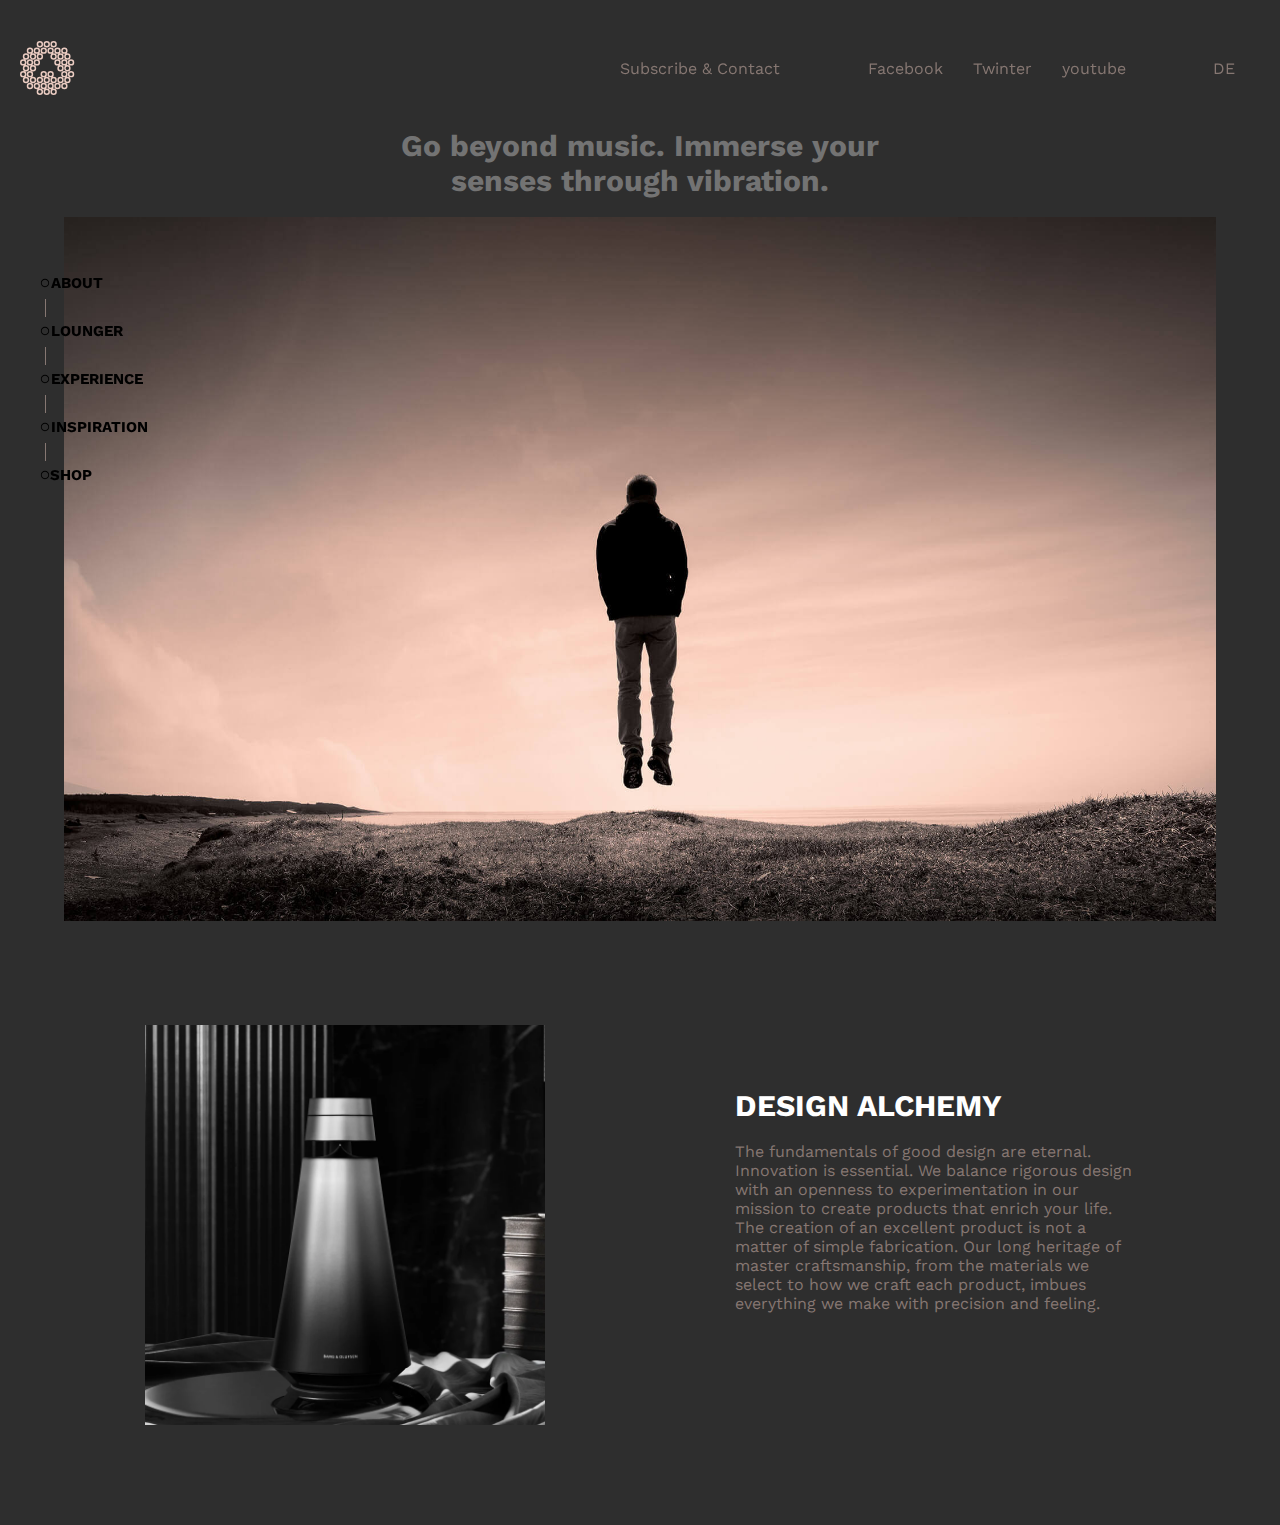
<file: index.html>
<!DOCTYPE html>
<html lang="en">

<head>
    <meta charset="UTF-8">
    <meta http-equiv="X-UA-Compatible" content="IE=edge">
    <meta name="viewport" content="width=device-width, initial-scale=1.0">
    <link rel="preconnect" href="https://fonts.gstatic.com">
<link href="https://fonts.googleapis.com/css2?family=Work+Sans:wght@100&display=swap" rel="stylesheet">
    <link rel="stylesheet" href="assets/css/style.css">
    <title>Document</title>
</head>

<body>

    <!--navigation--vertikal-->
    <nav class="navbar2">
        <ul class="nav-vertikal">
            <li><img src="assets/img/radio_butto.svg" alt=""><a href="index.html">ABOUT</a></li>
            <li><img src="assets/img/radio_butto.svg" alt=""><a href="lounger.html">LOUNGER</a></li>
            <li><img src="assets/img/radio_butto.svg" alt=""><a href="experience.html">EXPERIENCE</a></li>
            <li><img src="assets/img/radio_butto.svg" alt=""><a href="inspiration.html">INSPIRATION</a></li>
            <li class="last"><img src="assets/img/radio_butto.svg" alt=""><a href="SHOP.html">SHOP</a></li>
    
        </ul>
    
    </nav>

    <!--footerbereich nach oben-->

    <footer class="navbar">
        <a href="#" class="ilogo">
            <img src="assets/img/logo.svg" alt="logo">
        </a>

        <ul class="navbar-links">
            <li class="nav-item"><a href="#">Subscribe & Contact</a></li>
                <ul class="nav-2links">
                    <li class="nav-item"><a href="#">Facebook</a></li>
                    <li class="nav-item"><a href="#">Twinter</a></li>
                    <li class="nav-item"><a href="#">youtube</a></li>
                </ul>
            <li class="nav-item"><a href="#">DE</a></li>
        </ul>
    </footer>

    <!--sectionbereich-->
    
    <div class="imgsection">
        <p class="ptag">Go beyond music. Immerse your<br> senses through vibration.</p><br>
        <img src="assets/img/section-about-1.jpg" alt="about-1">
    </div>

    <section class="firstsection">
        <div class="imgtext"><img src="assets/img/BS1_NYC_Home.webp" alt="BS1_NYC_Home"></div>
        <div class="text">
            <h3>DESIGN ALCHEMY</h3><br>
            <p>The fundamentals of good design are eternal. Innovation is essential. We balance rigorous design with an
                openness to experimentation in our mission to create products that enrich your life. The creation of an
                excellent product is not a matter of simple fabrication. Our long heritage of master craftsmanship, from
                the materials we select to how we craft each product, imbues everything we make with precision and
                feeling.</p>
        </div>
    </section>



</body>

</html>
</file>
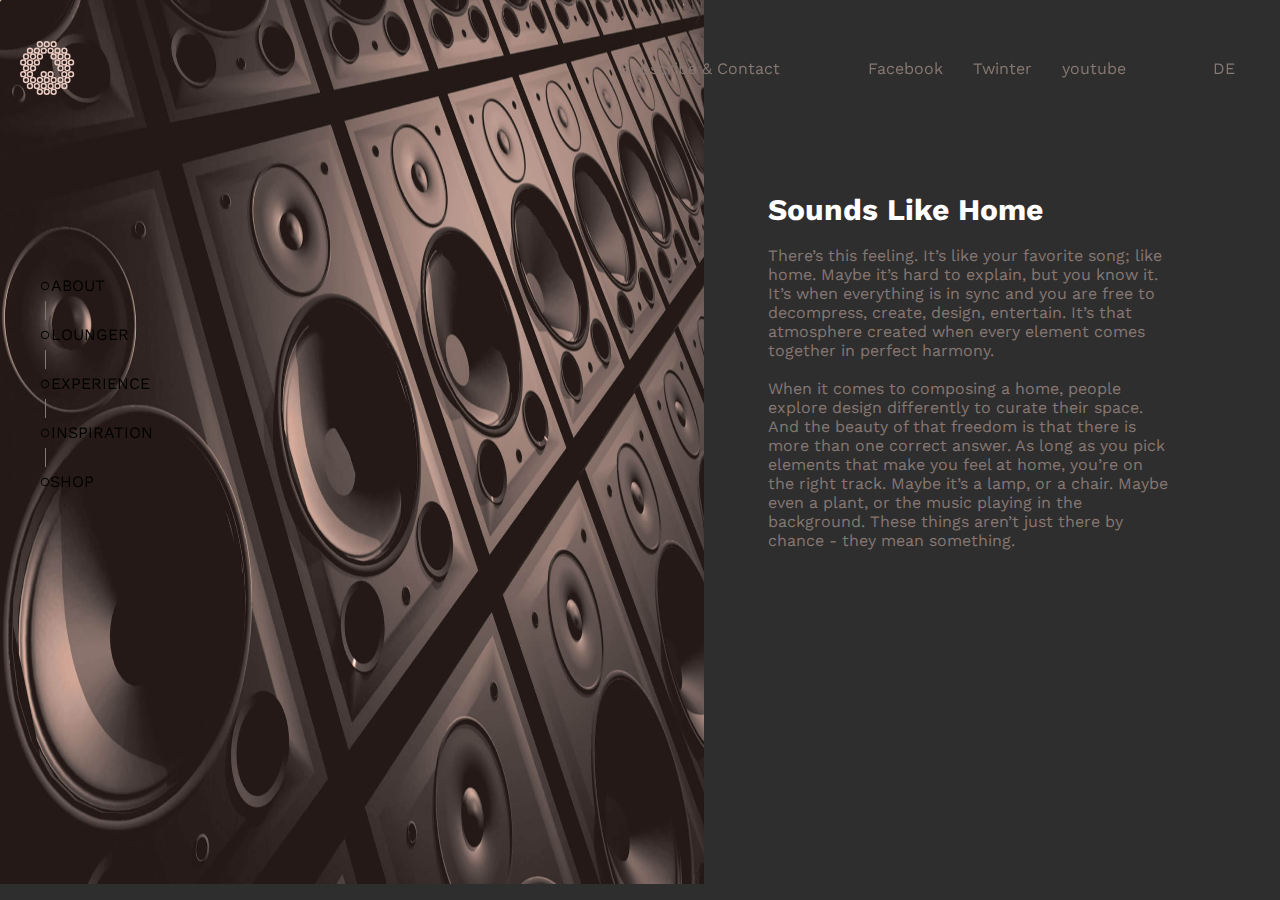
<file: experience.html>
<!DOCTYPE html>
<html lang="en">

<head>
    <meta charset="UTF-8">
    <meta http-equiv="X-UA-Compatible" content="IE=edge">
    <meta name="viewport" content="width=device-width, initial-scale=1.0">
    <link rel="stylesheet" href="assets/css/experience.css">
    <link rel="preconnect" href="https://fonts.gstatic.com">
<link href="https://fonts.googleapis.com/css2?family=Work+Sans:wght@100&display=swap" rel="stylesheet">
    <title>Document</title>
</head>

<body>
   <!--navi-vertikal-->
   <nav class="navbar2">
    <ul class="nav-vertikal">
        <li><img src="assets/img/radio_butto.svg" alt=""><a href="index.html">ABOUT</a></li>
        <li><img src="assets/img/radio_butto.svg" alt=""><a href="lounger.html">LOUNGER</a></li>
        <li><img src="assets/img/radio_butto.svg" alt=""><a href="experience.html">EXPERIENCE</a></li>
        <li><img src="assets/img/radio_butto.svg" alt=""><a href="inspiration.html">INSPIRATION</a></li>
        <li class="last"><img src="assets/img/radio_butto.svg" alt=""><a href="SHOP.html">SHOP</a></li>

    </ul>

</nav>

  <!--footer nach oben-->

    <footer class="navbar">
        <a href="#" class="ilogo">
            <img src="assets/img/logo.svg" alt="logo">
        </a>
        <ul class="navbar-links">
            <li class="nav-item"><a href="#">Subscribe & Contact</a></li>
                <ul class="nav-2links">
                    <li class="nav-item"><a href="#">Facebook</a></li>
                    <li class="nav-item"><a href="#">Twinter</a></li>
                    <li class="nav-item"><a href="#">youtube</a></li>
                </ul>
            <li class="nav-item"><a href="#">DE</a></li>
        </ul>
    </footer>
   <!--section-->
    <section class="sectionbox">
        <h3>Sounds Like Home </h3><br>
        <p>There’s this feeling. It’s like your favorite song; like home. Maybe it’s hard to explain, but you know it.
            It’s when everything is in sync and you are free to decompress, create, design, entertain. It’s that
            atmosphere created when every element comes together in perfect harmony.
        </p><br>
        <p>When it comes to composing a home, people explore design differently to curate their space. And the beauty of
            that freedom is that there is more than one correct answer. As long as you pick elements that make you feel
            at home, you’re on the right track. Maybe it’s a lamp, or a chair. Maybe even a plant, or the music playing
            in the background. These things aren’t just there by chance - they mean something.
        </p>
    </section>





















</body>

</html>
</file>
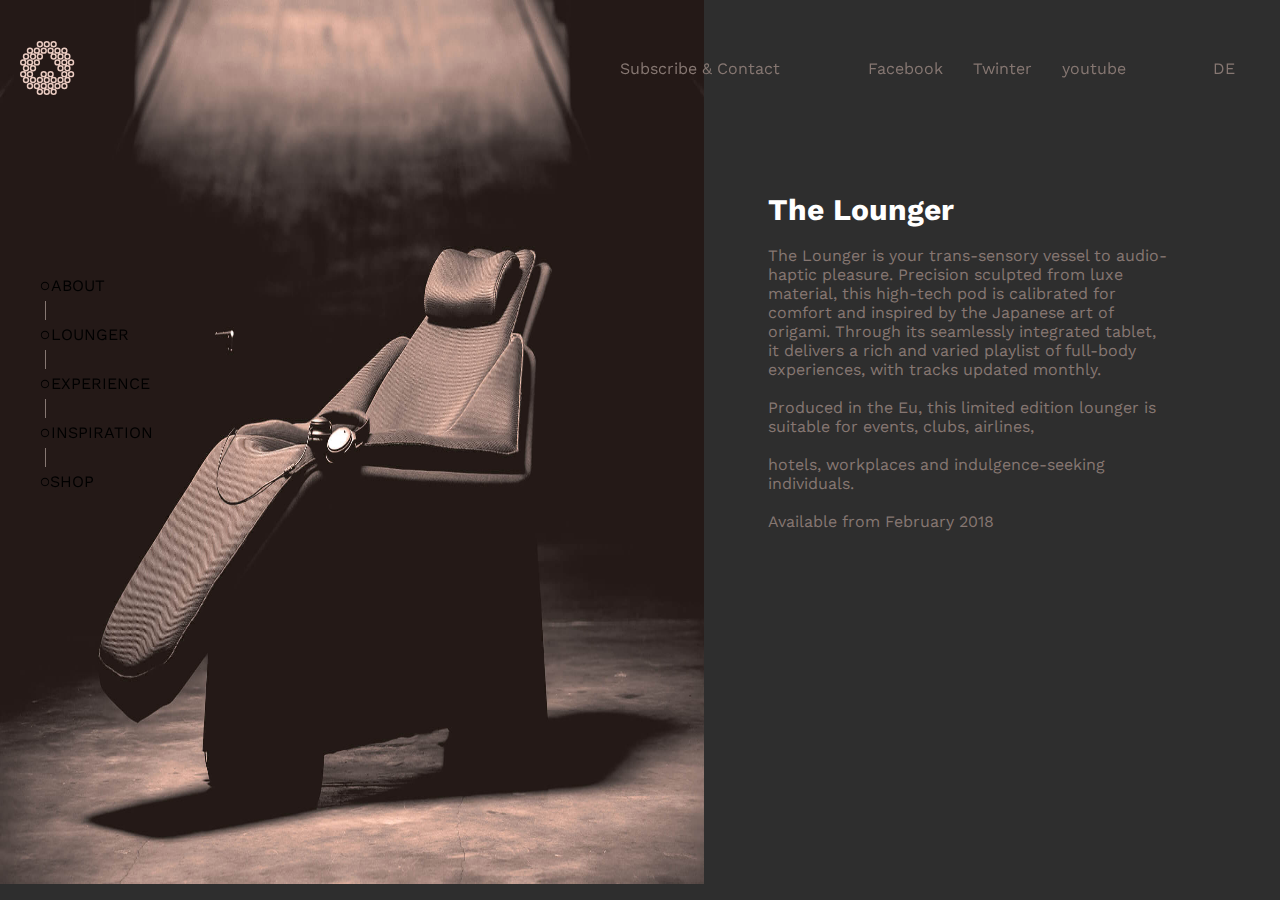
<file: lounger.html>
<!DOCTYPE html>
<html lang="en">

<head>
    <meta charset="UTF-8">
    <meta http-equiv="X-UA-Compatible" content="IE=edge">
    <meta name="viewport" content="width=device-width, initial-scale=1.0">
    <link rel="preconnect" href="https://fonts.gstatic.com">
<link href="https://fonts.googleapis.com/css2?family=Work+Sans:wght@100&display=swap" rel="stylesheet">
    <link rel="stylesheet" href="assets/css/lounger.css">
    <title>Document</title>
</head>

<body>


  <!--navi-vertikal-->

    <nav class="navbar2">
        <ul class="nav-vertikal">
            <li><img src="assets/img/radio_butto.svg" alt=""><a href="index.html">ABOUT</a></li>
            <li><img src="assets/img/radio_butto.svg" alt=""><a href="lounger.html">LOUNGER</a></li>
            <li><img src="assets/img/radio_butto.svg" alt=""><a href="experience.html">EXPERIENCE</a></li>
            <li><img src="assets/img/radio_butto.svg" alt=""><a href="inspiration.html">INSPIRATION</a></li>
            <li class="last"><img src="assets/img/radio_butto.svg" alt=""><a href="SHOP.html">SHOP</a></li>

        </ul>

    </nav>
 <!--footer nach oben-->

    <footer class="navbar">
        <a href="#" class="ilogo">
            <img src="assets/img/logo.svg" alt="logo">
        </a>

        <ul class="navbar-links">
            <li class="nav-item"><a href="#">Subscribe & Contact</a></li>
                <ul class="nav-2links">
                    <li class="nav-item"><a href="#">Facebook</a></li>
                    <li class="nav-item"><a href="#">Twinter</a></li>
                    <li class="nav-item"><a href="#">youtube</a></li>
                </ul>
            <li class="nav-item"><a href="#">DE</a></li>
        </ul>
    </footer>

 <!--sectionbereich-->

    <section class="sectionbox">
        <h3>The Lounger </h3><br>
        <p>The Lounger is your trans-sensory vessel to audio-haptic pleasure. Precision sculpted from luxe material,
            this high-tech pod is calibrated for comfort and inspired by the Japanese art of origami. Through its
            seamlessly integrated tablet, it delivers a rich and varied playlist of full-body experiences, with tracks
            updated monthly.</p><br>
        <p>Produced in the Eu, this limited edition lounger is suitable for events, clubs,
            airlines,</p><br>
        <p>hotels, workplaces and indulgence-seeking individuals.</p><br>
        <p>Available from February 2018</p>
    </section>





















</body>

</html>
</file>
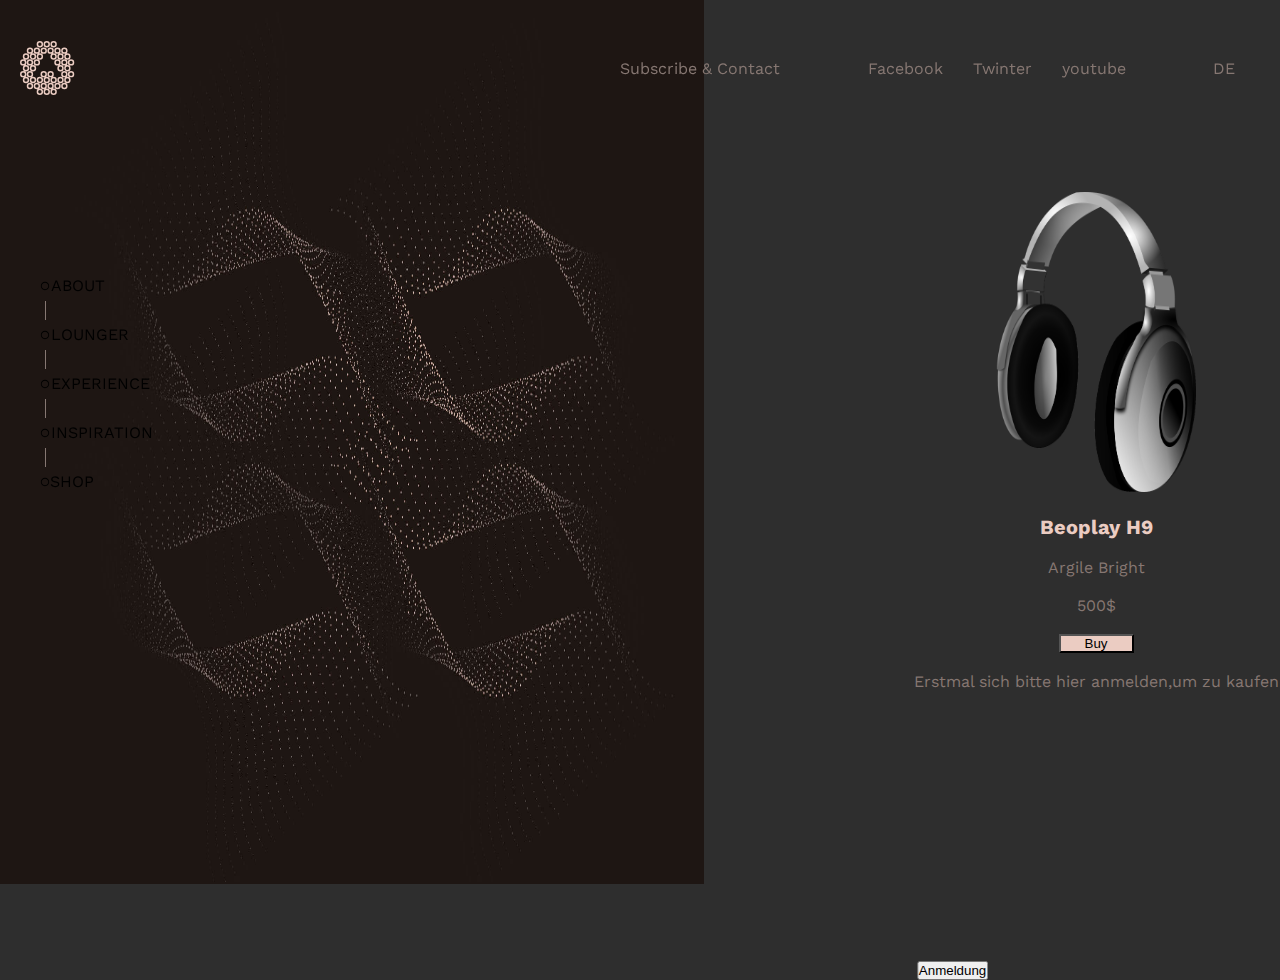
<file: SHOP.html>
<!DOCTYPE html>
<html lang="en">

<head>
    <meta charset="UTF-8">
    <meta http-equiv="X-UA-Compatible" content="IE=edge">
    <meta name="viewport" content="width=device-width, initial-scale=1.0">
    <link href="https://fonts.googleapis.com/css2?family=Work+Sans:wght@100&display=swap" rel="stylesheet">
    <link rel="stylesheet" href="assets/css/lounger.css">
    <link rel="stylesheet" href="assets/css/shop.css">
    <title>Document</title>
</head>

<body>

<!--navigation vertikal-->

    <nav class="navbar2">
        <ul class="nav-vertikal">
            <li><img src="assets/img/radio_butto.svg" alt=""><a href="index.html">ABOUT</a></li>
            <li><img src="assets/img/radio_butto.svg" alt=""><a href="lounger.html">LOUNGER</a></li>
            <li><img src="assets/img/radio_butto.svg" alt=""><a href="experience.html">EXPERIENCE</a></li>
            <li><img src="assets/img/radio_butto.svg" alt=""><a href="inspiration.html">INSPIRATION</a></li>
            <li class="last"><img src="assets/img/radio_butto.svg" alt=""><a href="SHOP.html">SHOP</a></li>
        </ul>

    </nav>

    <!--footerbereich   nach oben-->

    <footer class="navbar">
        <a href="#" class="ilogo">
            <img src="assets/img/logo.svg" alt="logo">
        </a>

        <ul class="navbar-links">
            <li class="nav-item"><a href="#">Subscribe & Contact</a></li>
                <ul class="nav-2links">
                    <li class="nav-item"><a href="#">Facebook</a></li>
                    <li class="nav-item"><a href="#">Twinter</a></li>
                    <li class="nav-item"><a href="#">youtube</a></li>
                </ul>
            <li class="nav-item"><a href="#">DE</a></li>
        </ul>
    </footer>

   <!--section -->

    <section class="sectionbox">
        <p><img src="assets/img/headphone-159569_1280.png" alt="headphone"> </p><br>

        <strong>Beoplay H9</strong><br>
        <P>Argile Bright</P><br>
        <p>500$</p><br>
        <button class="butt">Buy</button><br>

        <p>Erstmal sich bitte hier anmelden,um zu kaufen</p><br>

        <div class="menber">
            <button onclick="openLoginForm()">Anmeldung</button>
          </div>
          <div class="popup-overlay"></div>
          <div class="popup">
            <div class="popup-close" onclick="closeLoginForm()">×</div>
            <div class="form">
              <div class="avatar">
                <img src="assets/img/avatar.png" alt="avatar">
              </div>
              <div class="header">
                Login für Mitglieder
              </div>
              <div class="element">
                <label for="username">Benutzername</label>
                <input type="text" id="username">
              </div>
              <div class="element">
                <label for="password">Password</label>
                <input type="password" id="password">
              </div>
              <div class="element">
                <button>Anmeldung</button>
              </div>
            </div>
          </div>


    </section>

<script src="assets/js/main.js"></script>


</body>

</html>
</file>
<file: assets/css/style.css>
* {
    box-sizing: border-box;
    margin: 0;
    padding: 0;
  }

  body{
      background-color: #2e2e2e;
      color: #867772;
      font-family: work sans;
     
  }
 /*----------navbarlinks navigation------*/

  .navbar {
    display: flex;
    justify-content: space-between;
    align-items: center;
    position: fixed;
    top: 20px;
    padding: 20px;
    width: 100%;
  }
.navbar-links {
    width: 800px;
    display: flex;
    list-style-type: none;
    justify-content: space-between;
    right: 150px;
    margin: 0 10px;
    
    
  }
  .navbar-links:nth-of-type(1){
    padding-left: 155px;
  }
  ul.nav-2links li a, ul.navbar-links li a{
    color: #867772;
  }
 
.nav-2links {
    
    display: flex;
    justify-content: space-between;
    list-style-type: none;
    padding:0 10px;
  }


.nav-item a {
    display: inline-block;
    padding: 10px 15px;
    text-decoration: none;
    
  }
  .nav-item a:hover{
    text-decoration: underline;
    color: #fff;
  }

    /*-----logo----*/

.ilogo {
  display: inline-block;
}

.ilogo img {
  width: 55px;
  vertical-align: middle;
}

 

 /*---------- navi-vertikal-----*/

.navbar2{
   
    position: fixed;
    left: 0;
    z-index: 50;
    display: flex;
    justify-content: space-around;
    flex-direction: column;
    top:200px;
    
 
}

ul.nav-vertikal{
    list-style-type: none;
    padding-left: 10px; 
    margin: 30% 0;
    
}


.nav-vertikal li{
  margin-top: 30px;
  margin-left: 30px;
  font-weight: bolder;
  font-size: 15px;
}
.nav-vertikal li img{
  width: 10px;
  height: 10px;
  
}
  

.nav-vertikal li ::before{
  content:'';
  border-left:1px solid #867772;
  position: relative;
  top: 25px;
  left: -5px;
  height: 100%;
  
}
.nav-vertikal .last ::before{
  content: none;
}



.nav-vertikal li a{
  text-decoration: none;
  color:black;
  
}
.nav-vertikal li a:hover{
  color: #fff;
}
/*-------animation-----*/
.nav-vertikal li:hover {
  animation: grow 1s  infinite;
  animation-timing-function: linear;

  @keyframes grow {
    from {top: 0px;}
    to {bottom: 10px;}
  }

}



/*------ende navi-vertikal---*/


.imgsection img{
  width: 90%;
  height: 30%;
  

}
.imgsection{
  text-align: center;
  margin-top: 10%;
}

.ptag{
  color: rgb(115, 115, 115);
  font-size: 30px;
  font-weight: bolder;
}



.firstsection{
  display: flex;
  justify-content: space-around;
  margin: 100px;

}
.imgtext{

  display: flex;
  width: 500px;
  height: 400px;
}
.text{
  display: flex;
  flex-direction: column;
  justify-content: center;
  width: 400px;
  height: 350px;

}
.text > h3{
  font-size: 30px;
  color: #fff;
}
</file>
<file: assets/css/experience.css>
*{
  box-sizing: border-box;
  margin: 0;
  padding: 0;
}


  body{
 
  background-color: #2e2e2e;
  background-image: url(../img/section-experience-1.jpg);
  background-repeat: no-repeat;
  background-size: 55% 100%;
  color: #867772;
  font-family: work sans;

  
 }

  /*----------navbarlinks navigation------*/

  .navbar {
    display: flex;
    justify-content: space-between;
    align-items: center;
    position: fixed;
    top: 20px;
    padding: 20px;
    width: 100%;
  }
.navbar-links {
    width: 800px;
    display: flex;
    list-style-type: none;
    justify-content: space-between;
    right: 150px;
    margin: 0 10px;
    
    
  }
  .navbar-links:nth-of-type(1){
    padding-left: 155px;
  }
  ul.nav-2links li a, ul.navbar-links li a{
    color: #867772;
  }
 
.nav-2links {
    
    display: flex;
    justify-content: space-between;
    list-style-type: none;
    padding:0 10px;
  }


.nav-item a {
    display: inline-block;
    padding: 10px 15px;
    text-decoration: none;
    
  }
  .nav-item a:hover{
    text-decoration: underline;
    color: #fff;
  }

    /*-----logo----*/

.ilogo {
  display: inline-block;
}

.ilogo img {
  width: 55px;
  vertical-align: middle;
}

 

 /*---------- navi-vertikal-----*/

.navbar2{
   
    position: fixed;
    left: 0;
    z-index: 50;
    display: flex;
    justify-content: space-around;
    flex-direction: column;
    top:200px;
    
 
}

ul.nav-vertikal{
    list-style-type: none;
    padding-left: 10px; 
    margin: 30% 0;
   /* list-style-image: url(../img/radio_butto.svg);   */
}


.nav-vertikal li{
  margin-top: 30px;
  margin-left: 30px;
}
.nav-vertikal li img{
  width: 10px;
  height: 10px;
  
}
  

.nav-vertikal li ::before{
  content:'';
  border-left:1px solid #867772;
  position: relative;
  top: 25px;
  left: -5px;
  height: 100%;
  
}
.nav-vertikal .last ::before{
  content: none;
}



.nav-vertikal li a{
  text-decoration: none;
  color:black;
  
}
.nav-vertikal li a:hover{
  color: #fff;
}
/*-------animation-----*/
.nav-vertikal li:hover {
  animation: grow 1s  infinite;
  animation-timing-function: linear;

}

@keyframes grow {
  from {top: 0px;}
  to {bottom: 10px;}
}

/*------ende navi-vertikal---*/


/*.imgsection img{
  width: 90%;
  height: 30%;
  

}
.imgsection{
  text-align: center;
  margin-top: 10%;
}
*/

section{
  display: flex;
  flex-direction: column;
  width: 400px;
  height: 500px;
  margin: 15% 60%;
}

.sectionbox > h3{
  font-size: 30px;
  color: #fff;
}
</file>
<file: assets/css/lounger.css>
*{
    box-sizing: border-box;
    margin: 0;
    padding: 0;
  }

  body{
 
  background-color: #2e2e2e;
  background-image: url(../img/section-voyager.jpg);
  background-repeat: no-repeat;
  background-size: 55% 100%;
  color: #867772;
  font-family: work sans;
 

    
    
   
  }

 
   /*----------navbarlinks navigation------*/

   .navbar {
    display: flex;
    justify-content: space-between;
    align-items: center;
    position: fixed;
    top: 20px;
    padding: 20px;
    width: 100%;
  }
.navbar-links {
    width: 800px;
    display: flex;
    list-style-type: none;
    justify-content: space-between;
    right: 150px;
    margin: 0 10px;
  }
  .navbar-links:nth-of-type(1){
    padding-left: 155px;
  }

  ul.nav-2links li a, ul.navbar-links li a{
    color: #867772;
  }
 
.nav-2links {
    
    display: flex;
    justify-content: space-between;
    list-style-type: none;
    padding:0 10px;
  }


.nav-item a {
    display: inline-block;
    padding: 10px 15px;
    text-decoration: none;
    
  }
  .nav-item a:hover{
    text-decoration: underline;
    color: #fff;
  }

    /*-----logo----*/

.ilogo {
  display: inline-block;
}

.ilogo img {
  width: 55px;
  vertical-align: middle;
}

 

 /*---------- navi-vertikal-----*/

.navbar2{
   
    position: fixed;
    left: 0;
    z-index: 50;
    display: flex;
    justify-content: space-around;
    flex-direction: column;
    top:200px;
    
 
}

ul.nav-vertikal{
    list-style-type: none;
    padding-left: 10px; 
    margin: 30% 0;

}


.nav-vertikal li{
  margin-top: 30px;
  margin-left: 30px;
 
}
.nav-vertikal li img{
  width: 10px;
  height: 10px;
  
}
  

.nav-vertikal li ::before{
  content:'';
  border-left:1px solid #867772;
  position: relative;
  top: 25px;
  left: -5px;
  height: 100%;
  
}
.nav-vertikal .last ::before{
  content: none;
}



.nav-vertikal li a{
  text-decoration: none;
  color:black;
  
}
.nav-vertikal li a:hover{
  color: #fff;
}

/*-------animation-----*/


.nav-vertikal li:hover {
  animation: grow 1s  infinite;
  animation-timing-function: linear;

}

@keyframes grow {
  from {top: 0px;}
  to {bottom: 10px;}
}

/*------ende navi-vertikal---*/




section{
  display: flex;
  flex-direction: column;
  width: 400px;
  height: 500px;
  margin: 15% 60%;
}

.sectionbox > h3{
  font-size: 30px;
  color: #fff;
}
</file>
<file: assets/css/shop.css>
*{
  box-sizing: border-box;
  margin: 0;
  padding: 0;
}

  body{
 
  background-color: #2e2e2e;
  background-image: url(../img/section-composition4.jpg);
  background-repeat: no-repeat;
  background-size: 55% 100%;
  color: #867772;
  font-family: work sans;
 

    
    
   
  }

  /*----------navbarlinks navigation------*/

  .navbar {
    display: flex;
    justify-content: space-between;
    align-items: center;
    position: fixed;
    top: 20px;
    padding: 20px;
    width: 100%;
  }
.navbar-links {
    width: 800px;
    display: flex;
    list-style-type: none;
    justify-content: space-between;
    right: 150px;
    margin: 0 10px;
    
    
  }
  .navbar-links:nth-of-type(1){
    padding-left: 155px;
  }
  ul.nav-2links li a, ul.navbar-links li a{
    color: #867772;
  }
 
.nav-2links {
    
    display: flex;
    justify-content: space-between;
    list-style-type: none;
    padding:0 10px;
  }


.nav-item a {
    display: inline-block;
    padding: 10px 15px;
    text-decoration: none;
    
  }
  .nav-item a:hover{
    text-decoration: underline;
    color: #fff;
  }

    /*-----logo----*/

.ilogo {
  display: inline-block;
}

.ilogo img {
  width: 55px;
  vertical-align: middle;
}

 

 /*---------- navi-vertikal-----*/

.navbar2{
   
    position: fixed;
    left: 0;
    z-index: 50;
    display: flex;
    justify-content: space-around;
    flex-direction: column;
    top:200px;
    
 
}

ul.nav-vertikal{
    list-style-type: none;
    padding-left: 10px; 
    margin: 30% 0;
  
}


.nav-vertikal li{
  margin-top: 30px;
  margin-left: 30px;
}
.nav-vertikal li img{
  width: 10px;
  height: 10px;
  
}
  

.nav-vertikal li ::before{
  content:'';
  border-left:1px solid #867772;
  position: relative;
  top: 25px;
  left: -5px;
  height: 100%;
  
}
.nav-vertikal .last ::before{
  content: none;
}



.nav-vertikal li a{
  text-decoration: none;
  color:black;
  
}
.nav-vertikal li a:hover{
  color: #fff;
}
/*-------animation-----*/




/*------ende navi-vertikal---*/





section{
  display: flex;
  flex-direction: column;
  align-items: center;
  width: 400px;
  height: 500px;
  margin: 15% 70%;
}
.sectionbox img {

    width: 200px;
    height: 300px;
    text-align: center;

}
.sectionbox > strong{
  font-size: 20px;
  color: #ebccc2;
}
.butt{
    width: 75px;
    height: 50px;
    color: #000;
    background-color: #ebccc2;
}


/*-----modal formular--------*/

.menber {
  position:absolute;
  bottom: -10%;
  right:20%;
  transform:translate(-50%,-50%);
}
.popup-overlay {
  position:fixed;
  top:0px;
  left:0px;
  width:100%;
  height:100vh;
  z-index:1;
  background:rgba(0,0,0,0.5);
  display:none;
}
.popup {
  position:absolute;
  top:-150%;
  left:50%;
  transform:translate(-50%,-50%) scale(1.15);
  width:300px;
  height:440px;
  background:#f5f5f5;
  z-index:2;
  opacity:0;
  box-shadow:5px 5px 3px rgba(0,0,0,0.2);
  transition:transform 300ms ease-in-out,opacity 300ms ease-in-out;
}
body.showLoginForm .popup-overlay {
  display:block;
}
body.showLoginForm .popup {
  top:50%;
  opacity:1;
  transform:translate(-50%,-50%) scale(1);
}
.popup .popup-close {
  position:absolute;
  top:-10px;
  right:-10px;
  width:40px;
  height:40px;
  background:#555;
  color:#f5f5f5;
  font-size:25px;
  font-weight:600;
  text-align:center;
  border-radius:50%;
  cursor:pointer;
}
.popup .form .avatar {
  margin:30px 0px 20px;
  text-align:center;
  
}
.popup .form .avatar img {
  width: 80px;
  height: 100px;
  border-radius:50%;
}
.popup .form .header {
  text-align:center;
  font-size:20px;
  font-weight:600;
  color: #2e2e2e;
  margin:20px 0px;
}
.popup .form .element {
  padding:8px 20px;
  color: #2e2e2e;
}
.popup .form .element label {
  display:block;
  font-size:14px;
  color: #867772;
  font-weight: bolder;
  margin-bottom:5px;
}
.popup .form .element input {
  width:100%;
  padding:8px 10px;
  box-sizing:border-box;
  outline:none;
  border:1px solid #aaa;
  background:#eee;
  border-radius:5px;
}
.popup .form .element button {
  margin-top:5px;
  width:100%;
  padding:10px 0px;
  text-transform:uppercase;
  outline:none;
  border:none;
  font-size:15px;
  font-weight:600;
  border-radius:5px;
  cursor:pointer;
  background:#4889da;
  color:#f5f5f5;
}
</file>
